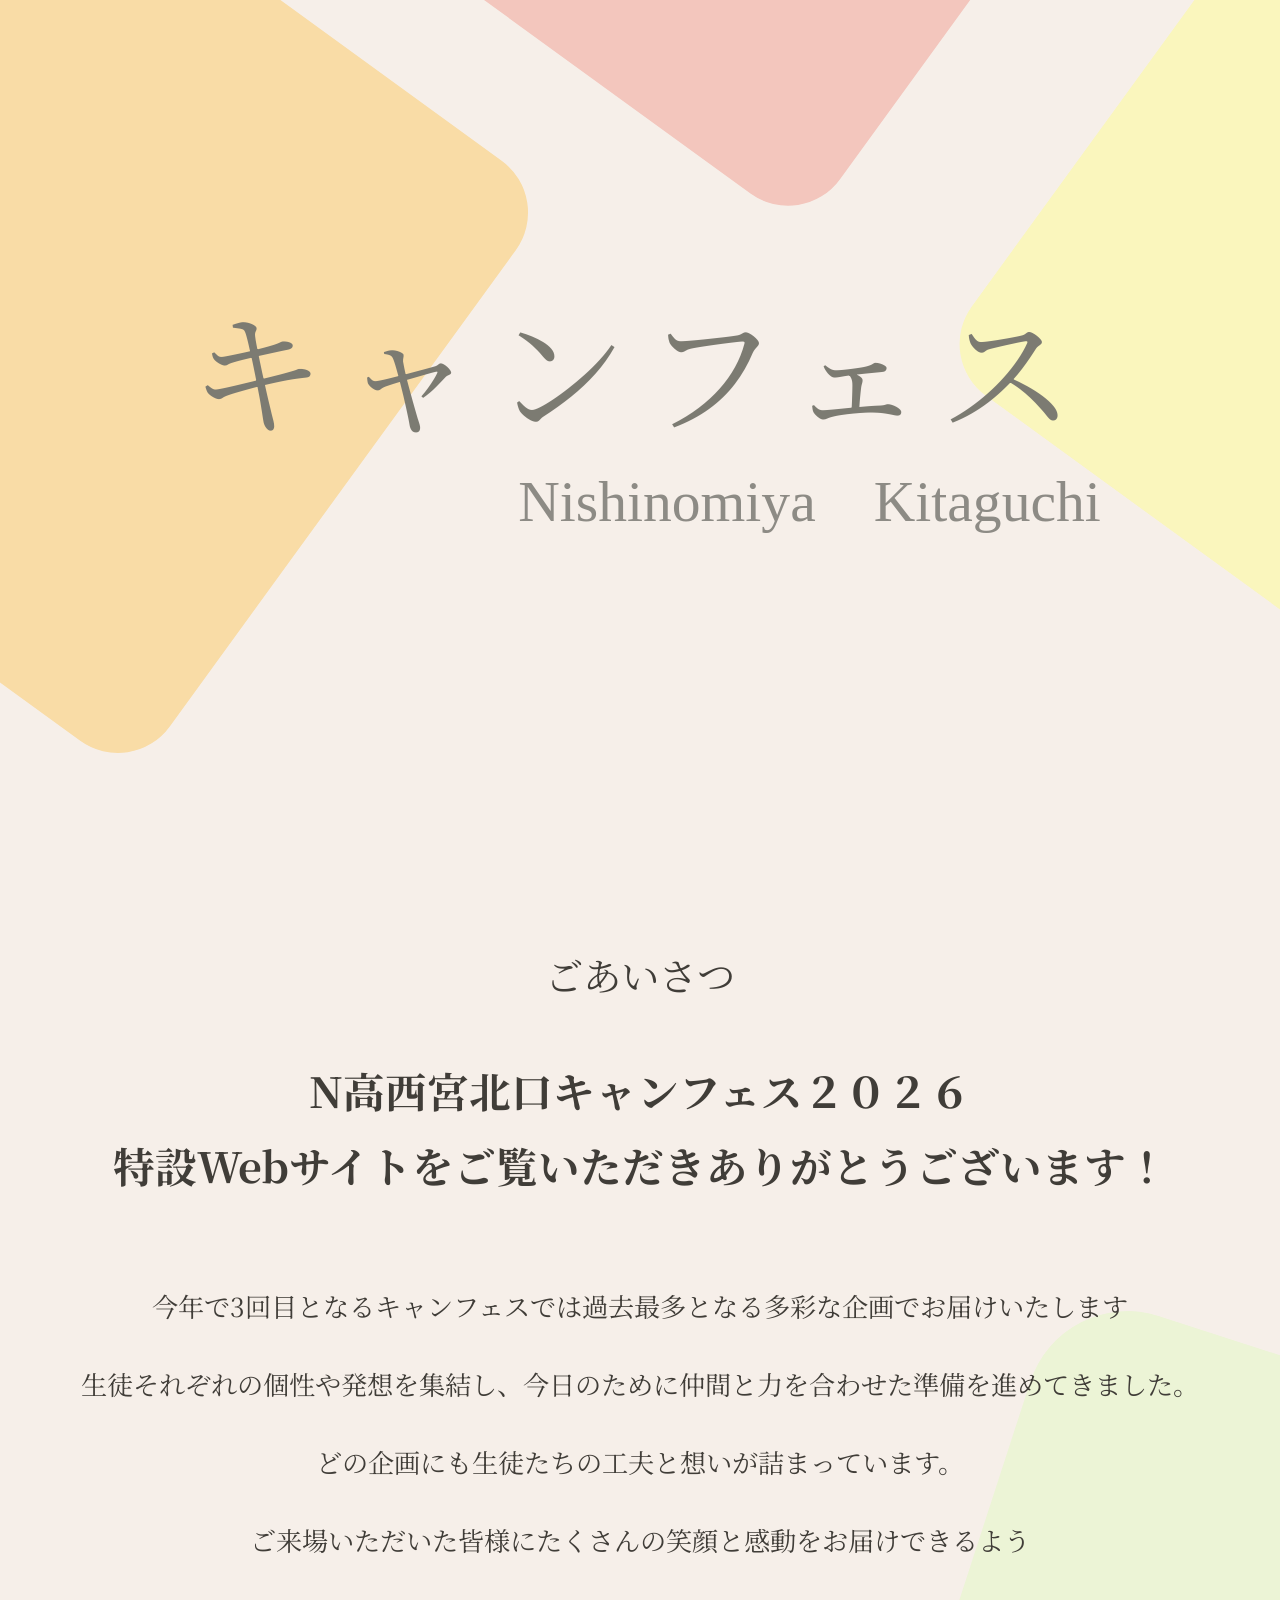
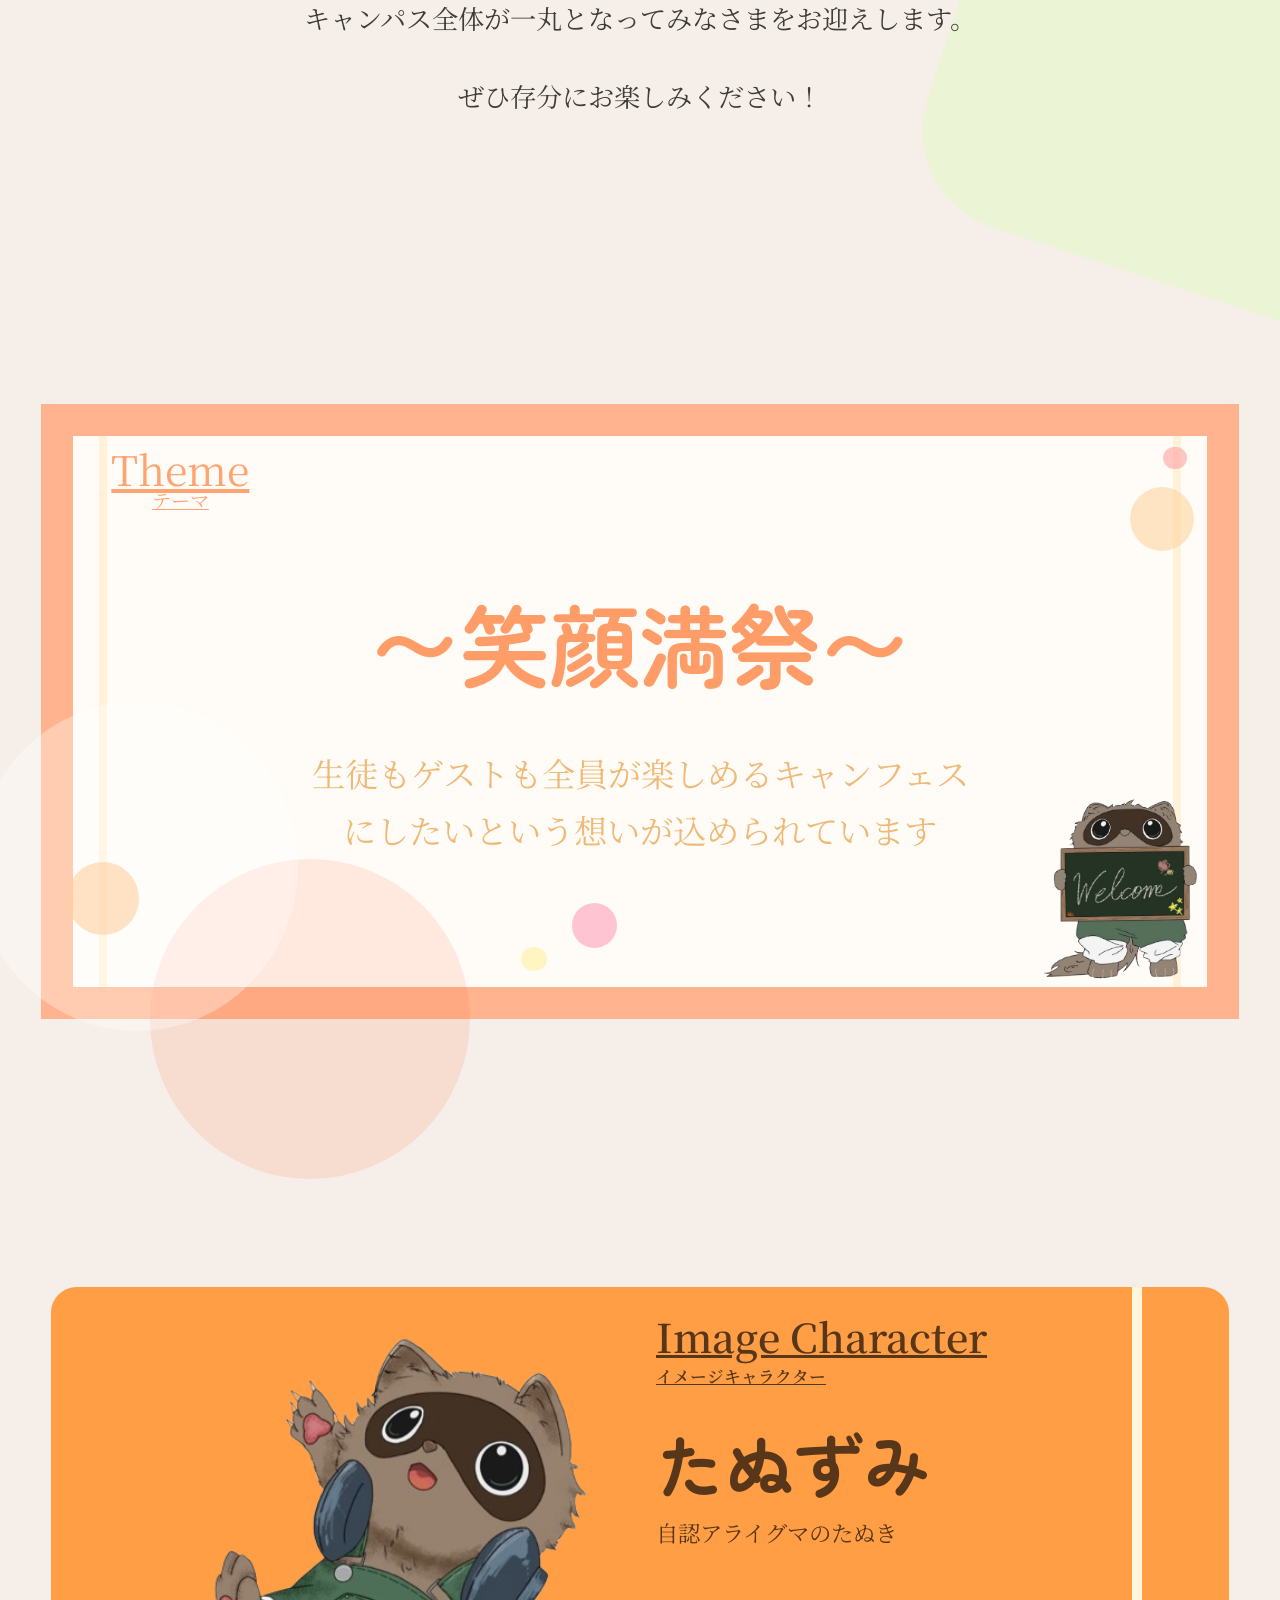
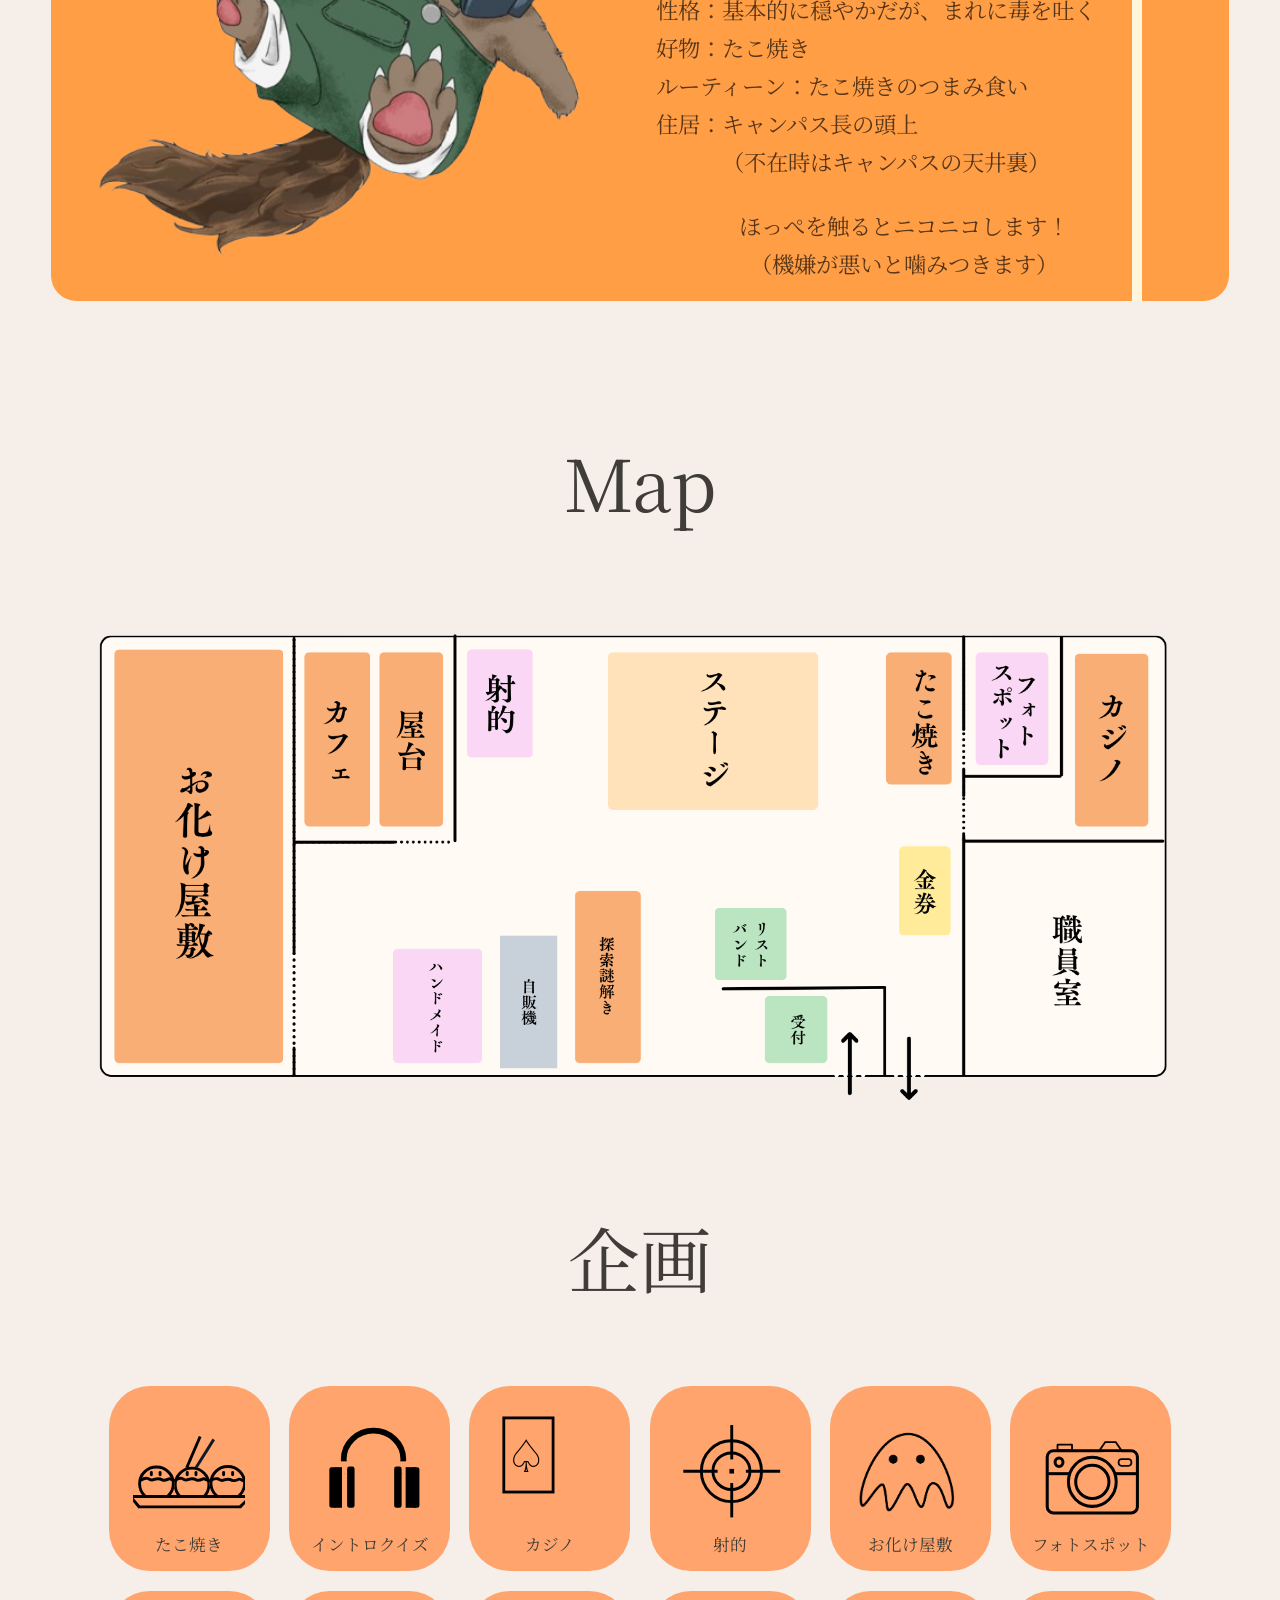
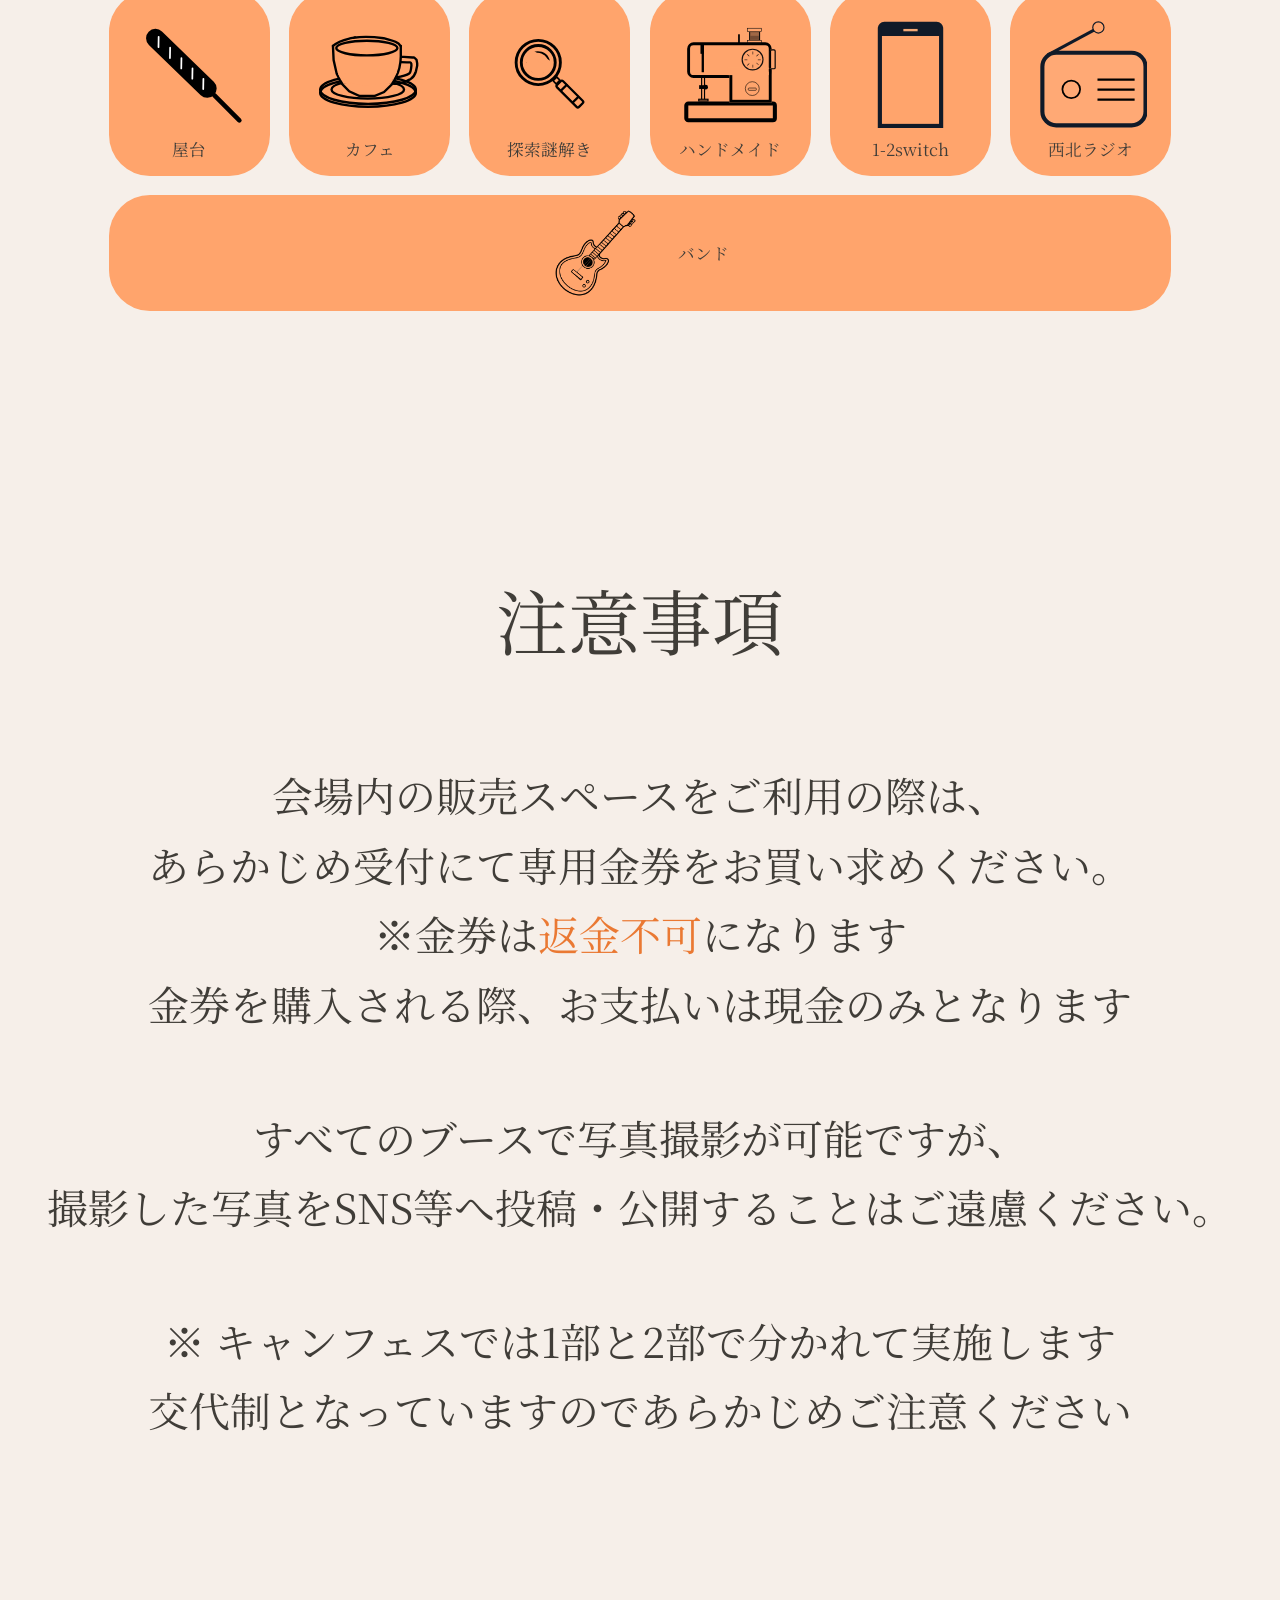
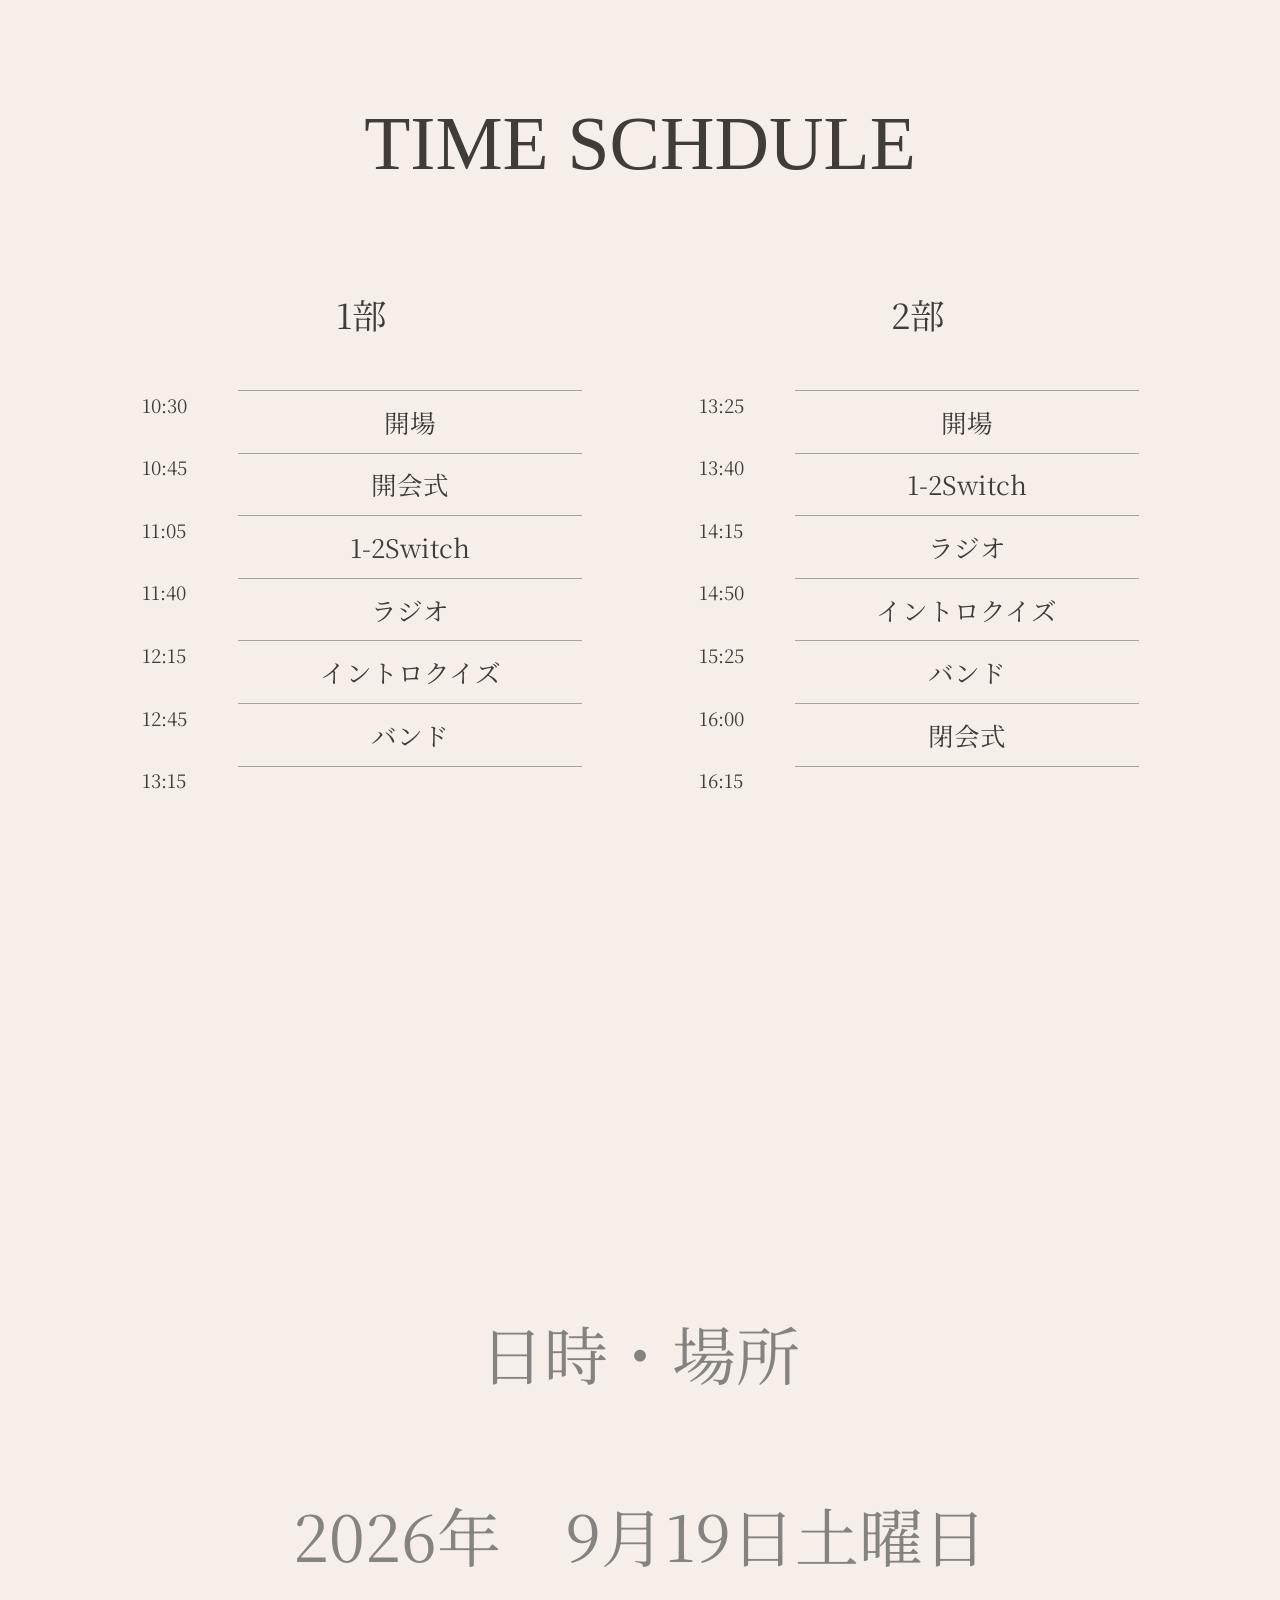
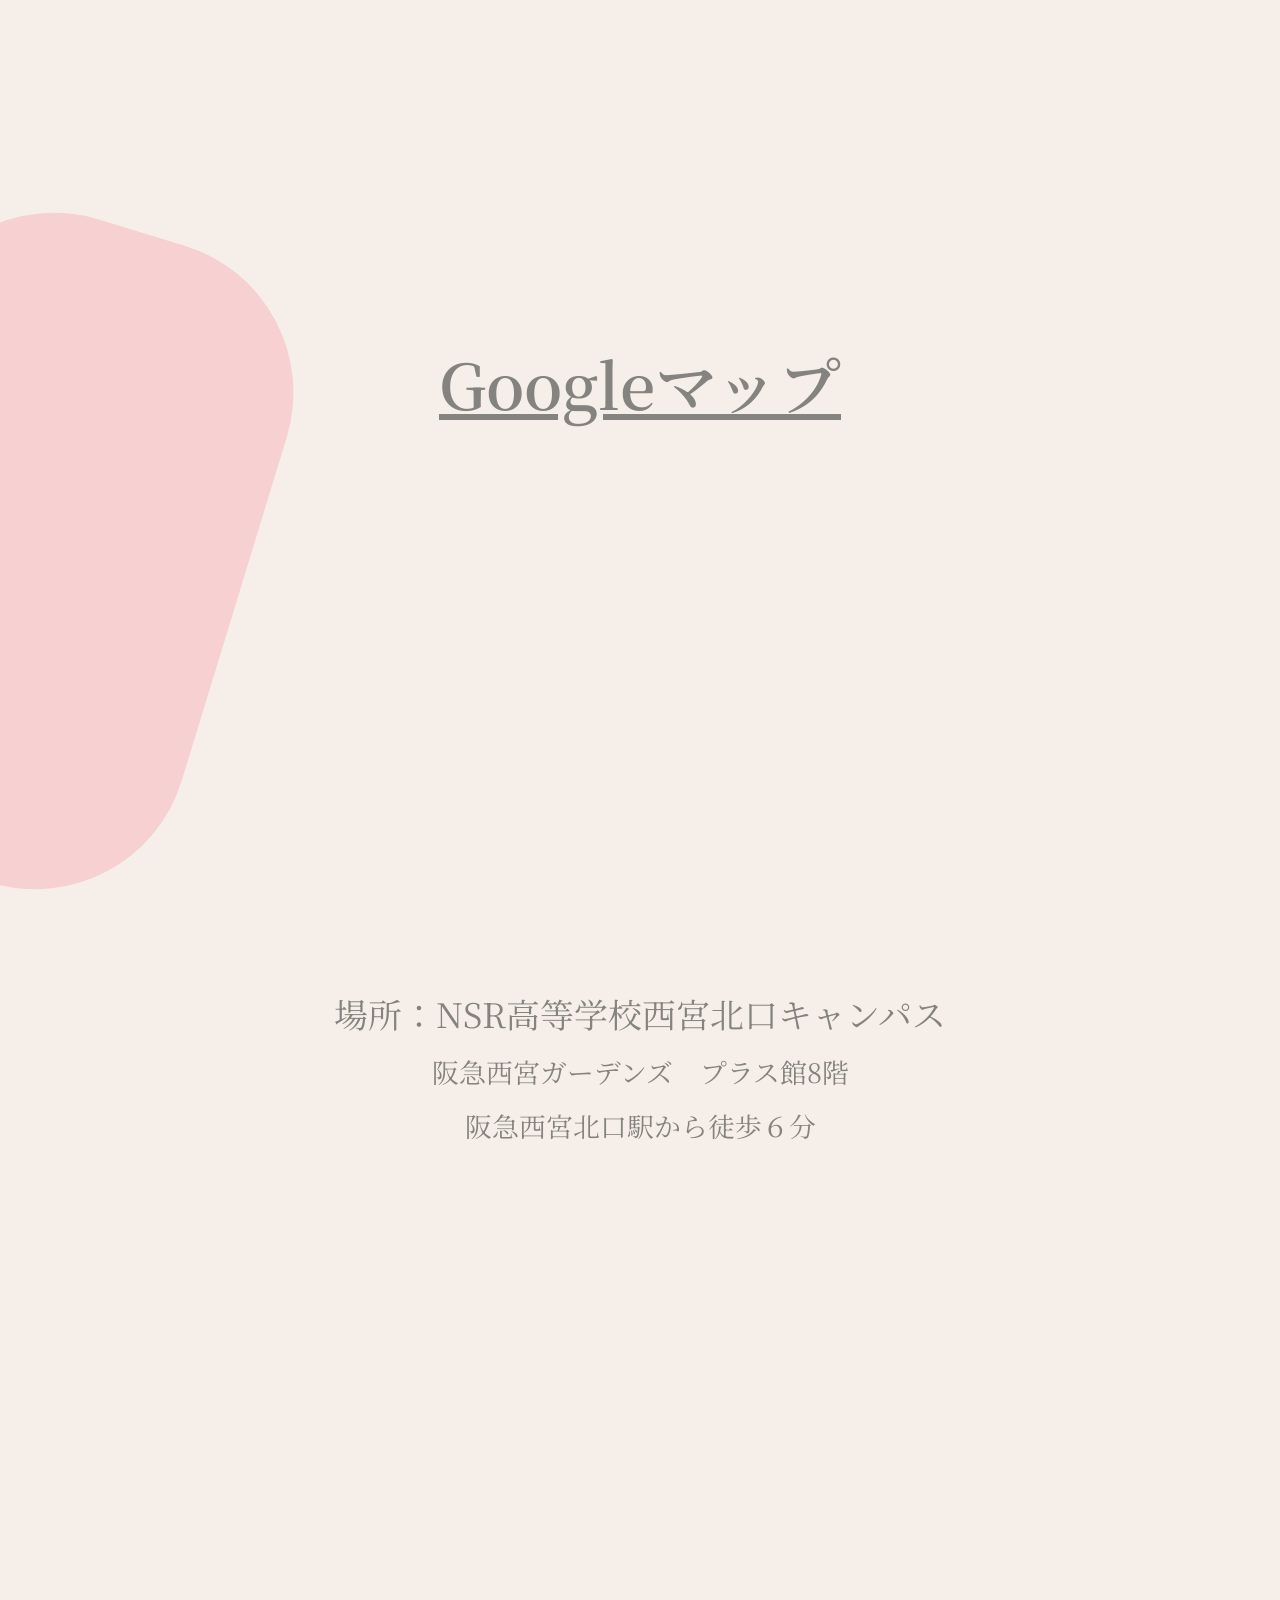
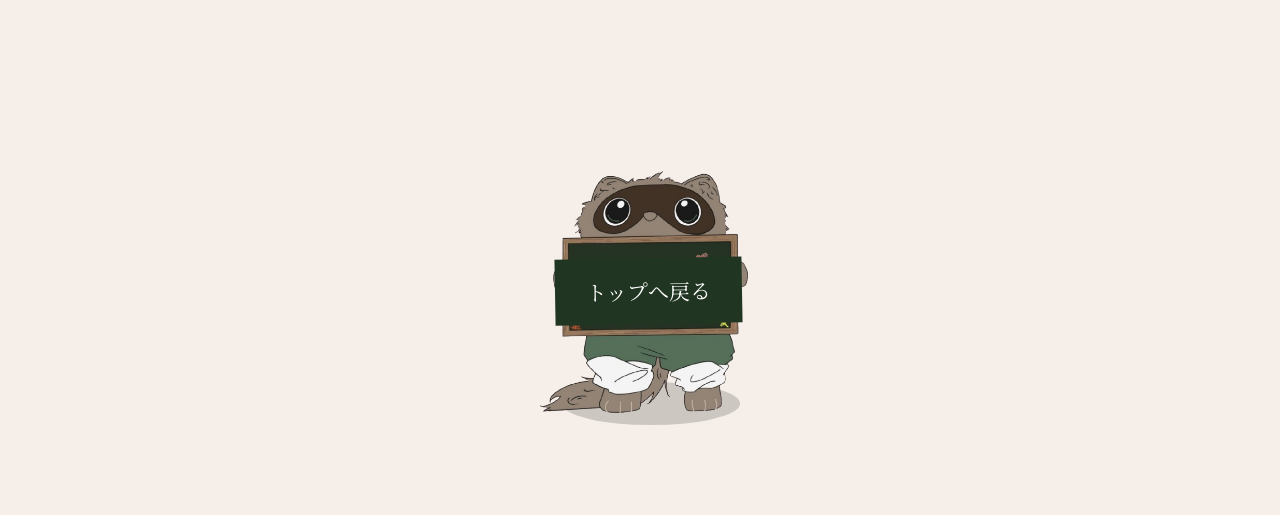
<file: index.html>
<!doctype html>
<html lang="ja">
<head>
  <meta charset="utf-8">
  <meta name="viewport" content="width=device-width, initial-scale=1">
  <meta name="description" content="西宮北口キャンフェス2026。テーマは笑顔満祭。企画、会場マップ、時間割、アクセスをご案内します。">
  <title>キャンフェス｜西宮北口キャンフェス2026</title>
  <link rel="icon" type="image/png" href="favicon.png?v=1">
  <link rel="preconnect" href="https://fonts.googleapis.com">
  <link rel="preconnect" href="https://fonts.gstatic.com" crossorigin>
  <link href="https://fonts.googleapis.com/css2?family=Noto+Serif+JP:wght@400;600;700&family=Zen+Maru+Gothic:wght@400;700&display=swap" rel="stylesheet">
  <link rel="stylesheet" href="home.css">
</head>
<body>
<a class="skip-link" href="#greeting">本文へ移動</a>
<main id="top">
  <!-- // 元画像の色と配置に合わせた装飾。本文とは独立させて重なりを防ぎます。 -->
  <header class="hero">
    <div class="shape shape-yellow" aria-hidden="true"></div><div class="shape shape-pink" aria-hidden="true"></div><div class="shape shape-lemon" aria-hidden="true"></div>
    <h1>キャンフェス</h1><p lang="en">Nishinomiya　Kitaguchi</p>
  </header>
  <section class="greeting" id="greeting" aria-labelledby="greeting-title">
    <h2 id="greeting-title">ごあいさつ</h2>
    <p class="welcome">N高西宮北口キャンフェス２０２６<br>特設Webサイトをご覧いただきありがとうございます！</p>
    <div class="greeting-copy">
      <p>今年で3回目となるキャンフェスでは過去最多となる多彩な企画でお届けいたします</p>
      <p>生徒それぞれの個性や発想を集結し、今日のために仲間と力を合わせた準備を進めてきました。</p>
      <p>どの企画にも生徒たちの工夫と想いが詰まっています。</p>
      <p>ご来場いただいた皆様にたくさんの笑顔と感動をお届けできるよう</p>
      <p>キャンパス全体が一丸となってみなさまをお迎えします。</p>
      <p>ぜひ存分にお楽しみください！</p>
    </div>
  </section>
  <section class="theme" aria-labelledby="theme-title">
    <div class="theme-label">Theme<small>テーマ</small></div>
    <h2 id="theme-title">〜笑顔満祭〜</h2>
    <p>生徒もゲストも全員が楽しめるキャンフェス<br>にしたいという想いが込められています</p>
    <img class="theme-character" src="assets/tanuzumi-top.png" alt="" loading="lazy">
    <i class="bubble bubble-one" aria-hidden="true"></i><i class="bubble bubble-two" aria-hidden="true"></i><i class="bubble bubble-three" aria-hidden="true"></i>
    <!-- // 元画像にある白い半透明の丸と、右上・左下・下部の小さな丸を復元します。 -->
    <i class="bubble bubble-white" aria-hidden="true"></i><i class="bubble bubble-pink-top" aria-hidden="true"></i><i class="bubble bubble-peach" aria-hidden="true"></i><i class="bubble bubble-yellow" aria-hidden="true"></i>
  </section>
  <section class="character" aria-labelledby="character-title">
    <img src="assets/tanuzumi.png" alt="ヘッドホンと緑の服を身につけた、たぬずみ" loading="lazy">
    <div class="character-copy"><h2 id="character-title">Image Character<small>イメージキャラクター</small></h2><h3>たぬずみ</h3><p>自認アライグマのたぬき</p>
    <dl><div><dt>性格：</dt><dd>基本的に穏やかだが、まれに毒を吐く</dd></div><div><dt>好物：</dt><dd>たこ焼き</dd></div><div><dt>ルーティーン：</dt><dd>たこ焼きのつまみ食い</dd></div><div><dt>住居：</dt><dd>キャンパス長の頭上<br>（不在時はキャンパスの天井裏）</dd></div></dl>
    <p class="character-note">ほっぺを触るとニコニコします！<br>（機嫌が悪いと噛みつきます）</p></div>
  </section>
  <section class="floor-map" aria-labelledby="map-title"><h2 id="map-title">Map</h2><img src="assets/floor-map-current.svg" alt="会場案内図。お化け屋敷は左側、ステージは中央上、職員室は右下、入口は下側です。" loading="lazy"></section>
  <!-- // 各企画は通常のHTMLリンクです。角丸の形を維持したままホバーします。 -->
  <section class="events" aria-labelledby="events-title"><h2 id="events-title">企画</h2><nav class="event-grid" aria-label="企画一覧"><a class="event" href="takoyaki.html"><img src="assets/takoyaki.svg" alt="" loading="lazy"><span>たこ焼き</span></a>
<a class="event" href="intro-quiz.html"><img src="assets/headphones.svg" alt="" loading="lazy"><span>イントロクイズ</span></a>
<a class="event" href="casino.html"><img src="assets/cards.svg" alt="" loading="lazy"><span>カジノ</span></a>
<a class="event" href="shooting.html"><img src="assets/target.svg" alt="" loading="lazy"><span>射的</span></a>
<a class="event" href="haunted-house.html"><img src="assets/ghost.png" alt="" loading="lazy"><span>お化け屋敷</span></a>
<a class="event" href="photo-spot.html"><img src="assets/camera.svg" alt="" loading="lazy"><span>フォトスポット</span></a>
<a class="event" href="food-stall.html"><img src="assets/stall.svg" alt="" loading="lazy"><span>屋台</span></a>
<a class="event" href="cafe.html"><img src="assets/cafe.svg" alt="" loading="lazy"><span>カフェ</span></a>
<a class="event" href="mystery.html"><img src="assets/search.svg" alt="" loading="lazy"><span>探索謎解き</span></a>
<a class="event" href="handmade.html"><img src="assets/handmade.svg" alt="" loading="lazy"><span>ハンドメイド</span></a>
<a class="event" href="switch.html"><img src="assets/switch.svg" alt="" loading="lazy"><span>1-2switch</span></a>
<a class="event" href="radio.html"><img src="assets/radio.svg" alt="" loading="lazy"><span>西北ラジオ</span></a>
<a class="event event-band" href="band.html"><img src="assets/home-guitar.png" alt="" loading="lazy"><span>バンド</span></a></nav></section>
  <section class="notices" aria-labelledby="notices-title"><h2 id="notices-title">注意事項</h2>
    <p>会場内の販売スペースをご利用の際は、<br>あらかじめ受付にて専用金券をお買い求めください。<br>※金券は<strong>返金不可</strong>になります<br>金券を購入される際、お支払いは現金のみとなります</p>
    <p>すべてのブースで写真撮影が可能ですが、<br>撮影した写真をSNS等へ投稿・公開することはご遠慮ください。</p>
    <p>※ キャンフェスでは1部と2部で分かれて実施します<br>交代制となっていますのであらかじめご注意ください</p>
  </section>
  <section class="schedule" aria-labelledby="schedule-title"><h2 id="schedule-title">TIME SCHDULE</h2><div class="schedule-columns"><div class="schedule-part"><h3>1部</h3><table><caption class="sr-only">1部のタイムスケジュール</caption><tbody><tr><th scope="row">10:30</th><td>開場</td></tr><tr><th scope="row">10:45</th><td>開会式</td></tr><tr><th scope="row">11:05</th><td>1-2Switch</td></tr><tr><th scope="row">11:40</th><td>ラジオ</td></tr><tr><th scope="row">12:15</th><td>イントロクイズ</td></tr><tr><th scope="row">12:45</th><td>バンド</td></tr><tr><th scope="row">13:15</th><td>終了</td></tr></tbody></table></div><div class="schedule-part"><h3>2部</h3><table><caption class="sr-only">2部のタイムスケジュール</caption><tbody><tr><th scope="row">13:25</th><td>開場</td></tr><tr><th scope="row">13:40</th><td>1-2Switch</td></tr><tr><th scope="row">14:15</th><td>ラジオ</td></tr><tr><th scope="row">14:50</th><td>イントロクイズ</td></tr><tr><th scope="row">15:25</th><td>バンド</td></tr><tr><th scope="row">16:00</th><td>閉会式</td></tr><tr><th scope="row">16:15</th><td>終了</td></tr></tbody></table></div></div></section>
  <section class="access" aria-labelledby="access-title"><h2 id="access-title">日時・場所</h2><p class="date"><time datetime="2026-09-19">2026年　9月19日土曜日</time></p>
    <h3 id="google-map"><a href="https://www.google.com/maps?q=阪急西宮ガーデンズプラス館" target="_blank" rel="noopener">Googleマップ</a></h3>
    <!-- // 以前のご指定に合わせ、地図は画像ではなく操作できるGoogleマップを埋め込みます。 -->
    <iframe title="会場のGoogleマップ：阪急西宮ガーデンズ プラス館" src="https://maps.google.com/maps?q=阪急西宮ガーデンズプラス館&amp;output=embed&amp;hl=ja" loading="eager" width="989" height="724" referrerpolicy="no-referrer-when-downgrade" allowfullscreen></iframe>
    <address>場所：NSR高等学校西宮北口キャンパス<br><small>阪急西宮ガーデンズ　プラス館8階<br>阪急西宮北口駅から徒歩６分</small></address>
  </section>
  <footer><a class="back-top" href="#top" aria-label="トップへ戻る"><img src="assets/tanuzumi-top.png" alt="" loading="lazy"><span>トップへ戻る</span></a></footer>
</main>
</body>
</html>
</file>
<file: home.css>
/* // トップページ専用のCSS。他の企画ページのレイアウトに影響しません。 */
*{box-sizing:border-box}html{scroll-behavior:smooth}body{margin:0;background:#f6efe9;color:#403d38;font-family:"Noto Serif JP",serif}main{max-width:1920px;margin:auto;overflow:hidden;container-type:inline-size}h1,h2,h3,p{margin:0}h2{font-weight:400;font-size:5.6cqw}img{max-width:100%;display:block}a{color:inherit}.sr-only{position:absolute;width:1px;height:1px;overflow:hidden;clip-path:inset(50%);white-space:nowrap}.skip-link{position:fixed;top:-100px;left:12px;z-index:10;background:white;padding:12px}.skip-link:focus{top:12px}
.hero{height:72cqw;position:relative;padding-top:21cqw;text-align:center;isolation:isolate}.hero h1{position:relative;font-weight:400;letter-spacing:1.2cqw;font-size:10.6cqw;color:#7c7b72;white-space:nowrap}.hero p{position:relative;text-align:right;margin:0 14cqw 0 0;font-family:Georgia,serif;font-size:4.5cqw;color:#8d8b85}.shape{position:absolute;z-index:-1;border-radius:5cqw;transform:rotate(36deg)}.shape-yellow{width:55cqw;height:56cqw;background:#f9dca6;top:-6cqw;left:-23cqw}.shape-pink{width:41cqw;height:32cqw;background:#f3c6bd;top:-23cqw;left:35cqw}.shape-lemon{width:62cqw;height:61cqw;background:#faf6bd;right:-47cqw;top:-9cqw}
.greeting{position:relative;text-align:center;padding:2cqw 5cqw 20cqw;isolation:isolate}.greeting:after{content:"";position:absolute;z-index:-1;width:60cqw;height:42cqw;border-radius:8cqw;background:#ecf4d6;right:-35cqw;bottom:4cqw;transform:rotate(18deg)}.greeting h2{font-size:3cqw;margin-bottom:4cqw}.welcome{font-size:3.25cqw;font-weight:700;line-height:1.8;margin-bottom:6cqw}.greeting-copy{font-size:2.05cqw;line-height:2}.greeting-copy p+p{margin-top:2cqw}
.theme{position:relative;margin:2cqw 3.2cqw 21cqw;border:2.5cqw solid #ffb38e;background:#fffcf8;min-height:47cqw;text-align:center;padding:11cqw 3cqw 10cqw;isolation:isolate}.theme:before{content:"";position:absolute;inset:0 2cqw;border-left:.65cqw solid #fff2d9;border-right:.65cqw solid #fff2d9;z-index:-1}.theme-label{position:absolute;left:3cqw;top:1cqw;color:#ffa371;font-size:3.2cqw;text-decoration:underline;line-height:1}.theme-label small{display:block;font-size:1.5cqw;text-decoration:none}.theme h2{color:#ff9d69;font-family:"Zen Maru Gothic",sans-serif;font-size:7cqw;font-weight:700;white-space:nowrap}.theme p{color:#efba78;font-size:2.6cqw;line-height:1.7;margin-top:3cqw}.theme-character{position:absolute;right:0;bottom:0;width:14cqw}.bubble{position:absolute;border-radius:50%;z-index:-1}.bubble-one{width:25cqw;height:25cqw;left:6cqw;bottom:-15cqw;background:rgba(255,105,60,.14)}.bubble-two{width:5cqw;height:5cqw;right:1cqw;top:4cqw;background:#ffe5c0}.bubble-three{width:3.5cqw;height:3.5cqw;left:39cqw;bottom:3cqw;background:rgba(255,159,185,.595)}
.character{display:grid;grid-template-columns:1fr 1fr;margin:0 4cqw;background:#ff9e45;border-radius:2cqw;min-height:47cqw;padding:1.5cqw 4.5cqw 1.5cqw 1cqw;position:relative}.character:after{content:"";position:absolute;right:6.8cqw;top:0;bottom:0;border-right:.8cqw solid #fff6dc}.character>img{width:100%;height:44cqw;object-fit:contain}.character-copy{padding:0 1.5cqw 0 3cqw;color:#583619}.character h2{font-size:3.1cqw;text-decoration:underline;font-weight:600}.character h2 small{display:block;font-size:1.3cqw;text-decoration:none}.character h3{font-family:"Zen Maru Gothic",sans-serif;font-size:5.4cqw;margin-top:2cqw}.character p,.character dl{font-size:1.75cqw;line-height:1.7}.character dl{margin:3cqw 0 2cqw}.character dl div{display:flex}.character dt{flex-shrink:0}.character dd{margin:0}.character-note{text-align:center}
.floor-map{text-align:center;margin:10cqw 7cqw 0}.floor-map h2{margin-bottom:7cqw}.floor-map img{width:100%}.events{text-align:center;margin:8cqw 8.5cqw 0}.events h2{margin-bottom:6cqw}.event-grid{display:grid;grid-template-columns:repeat(6,minmax(0,1fr));gap:1.5cqw}.event{background:#ffa46c;border-radius:3.2cqw;text-decoration:none;display:flex;flex-direction:column;align-items:center;justify-content:center;min-height:14.5cqw;padding:1.6cqw .4cqw 1cqw;transition:filter .18s ease}.event img{width:9cqw;height:9cqw;object-fit:contain}.event span{font-size:1.3cqw;white-space:nowrap;margin-top:.7cqw}.event-band{grid-column:1/-1;flex-direction:row;min-height:9cqw;padding:0;gap:3cqw}.event-band img{width:7cqw;height:7cqw}.event-band span{margin:0}
.notices{text-align:center;margin:20cqw 3cqw 0}.notices h2{margin-bottom:7cqw}.notices p{font-size:3.2cqw;line-height:1.7;margin-top:5cqw}.notices strong{font-weight:400;color:#ea7933}.schedule{text-align:center;margin:20cqw 11cqw 0}.schedule h2{font-family:Georgia,serif;font-size:5.9cqw;margin-bottom:8cqw}.schedule-columns{display:grid;grid-template-columns:1fr 1fr;gap:9cqw}.schedule h3{font-size:2.7cqw;font-weight:400;margin-bottom:4cqw}.schedule table{border-collapse:collapse;width:100%;font-size:2cqw}.schedule th{font-weight:400;font-size:1.45cqw;padding-right:1cqw;vertical-align:top;text-align:left;white-space:nowrap}.schedule td{border-top:1px solid #a7a39e;width:78%;padding:1cqw 0}.schedule tr:last-child td{font-size:0}
.access{position:relative;text-align:center;margin-top:40cqw;color:#85837f;isolation:isolate}.access h2{font-size:5cqw}.date{font-size:5cqw;margin-top:7cqw}.access h3{font-size:4.9cqw;font-weight:600;margin:28cqw 0 5cqw}.access iframe{width:51.5%;height:auto;aspect-ratio:989/724;border:0;display:block;margin:auto}.access address{font-style:normal;font-size:2.65cqw;line-height:1.6;margin-top:1cqw}.access address small{font-size:2.1cqw}.access:before{content:"";position:absolute;background:#f7d1d1;width:31cqw;height:52cqw;border-radius:12cqw;left:-12cqw;top:40cqw;transform:rotate(17deg);z-index:-1}footer{padding:47cqw 0 7cqw;display:flex;justify-content:center}.back-top{width:19cqw;position:relative;display:block;transition:filter .18s ease}.back-top img{width:100%}.back-top span{position:absolute;top:39%;left:15%;width:77%;height:24%;display:grid;place-items:center;background:#203522;color:#fff;font-size:1.65cqw;white-space:nowrap;transform:rotate(-1deg)}
/* // ホバーは元の図形・キャラクターの輪郭を保ちます。 */
@media(hover:hover){.event:hover,.back-top:hover{filter:brightness(1.12)}}a:focus-visible{outline:3px solid #804424;outline-offset:4px}.event:active,.back-top:active{filter:brightness(.92)}
/* // 小さな画面では本文の可読性を優先し、自然な改行と高さで重なりを防ぎます。 */
@media(max-width:600px){.greeting h2{font-size:15px}.welcome{font-size:15px}.greeting-copy{font-size:12px}.greeting-copy p+p{margin-top:14px}.theme p{font-size:12px}.theme{padding-bottom:12cqw}.character{grid-template-columns:42% 58%;padding-right:5cqw}.character>img{height:auto;align-self:center}.character-copy{padding:8px}.character h2{font-size:15px}.character h2 small{font-size:9px}.character h3{font-size:25px}.character p,.character dl{font-size:10px}.character dl div{display:block}.character dt,.character dd{display:inline}.event-grid{grid-template-columns:repeat(3,minmax(0,1fr));gap:10px}.event{min-height:100px;border-radius:16px;padding:12px 4px}.event img{width:60px;height:60px}.event span{font-size:11px}.event-band{min-height:60px}.event-band img{width:40px;height:40px}.notices p{font-size:13px}.schedule{margin-left:6cqw;margin-right:6cqw}.schedule-columns{gap:5cqw}.schedule h3{font-size:14px}.schedule table{font-size:10px}.schedule th{font-size:9px}.schedule td{padding:7px 0}.access address{font-size:12px}.access address small{font-size:11px}.access iframe{width:75%}.back-top{width:90px}.back-top span{font-size:8px}}
@media(prefers-reduced-motion:reduce){html{scroll-behavior:auto}.event,.back-top{transition:none}}
/* // 日本語の短い末尾だけが次の行に残りにくいように、改行を整えます。 */
.greeting-copy p,.welcome{text-wrap:pretty}
@media(max-width:600px){.welcome{font-size:clamp(11px,3.05vw,15px)}}
/* // 元SVGと同じ黒17%の楕円を足元に置き、キャラクターの接地影を復元します。 */
.back-top{isolation:isolate}
.back-top::before{content:"";position:absolute;left:18%;bottom:0;width:73%;height:15.6%;border-radius:50%;background:rgba(0,0,0,.17);z-index:-1;pointer-events:none}

/* // テーマの大きな丸は元SVGの不透明度14%、小さなピンクの丸は59.5%を再現します。 */

/* // テーマの装飾は全7個。背景を透かし、重なりも元の図案に合わせます。 */
.theme .bubble{pointer-events:none}
.bubble-white{width:25.15cqw;height:25.7cqw;left:-7.6cqw;bottom:-3.5cqw;background:rgba(255,255,255,.31)}
.bubble-pink-top{width:1.82cqw;height:1.77cqw;right:1.6cqw;top:.8cqw;background:rgba(255,159,159,.595)}
.bubble-peach{width:5.63cqw;height:5.73cqw;left:-.5cqw;bottom:4cqw;background:rgba(255,207,159,.595)}
.bubble-yellow{width:2.03cqw;height:1.93cqw;left:35cqw;bottom:1.2cqw;background:rgba(255,240,159,.595)}
.bubble-two{background:rgba(255,214,159,.595)}

/* // Googleマップは初期表示時に読み込み、指定した縦横比で表示領域を確保します。 */
</file>
